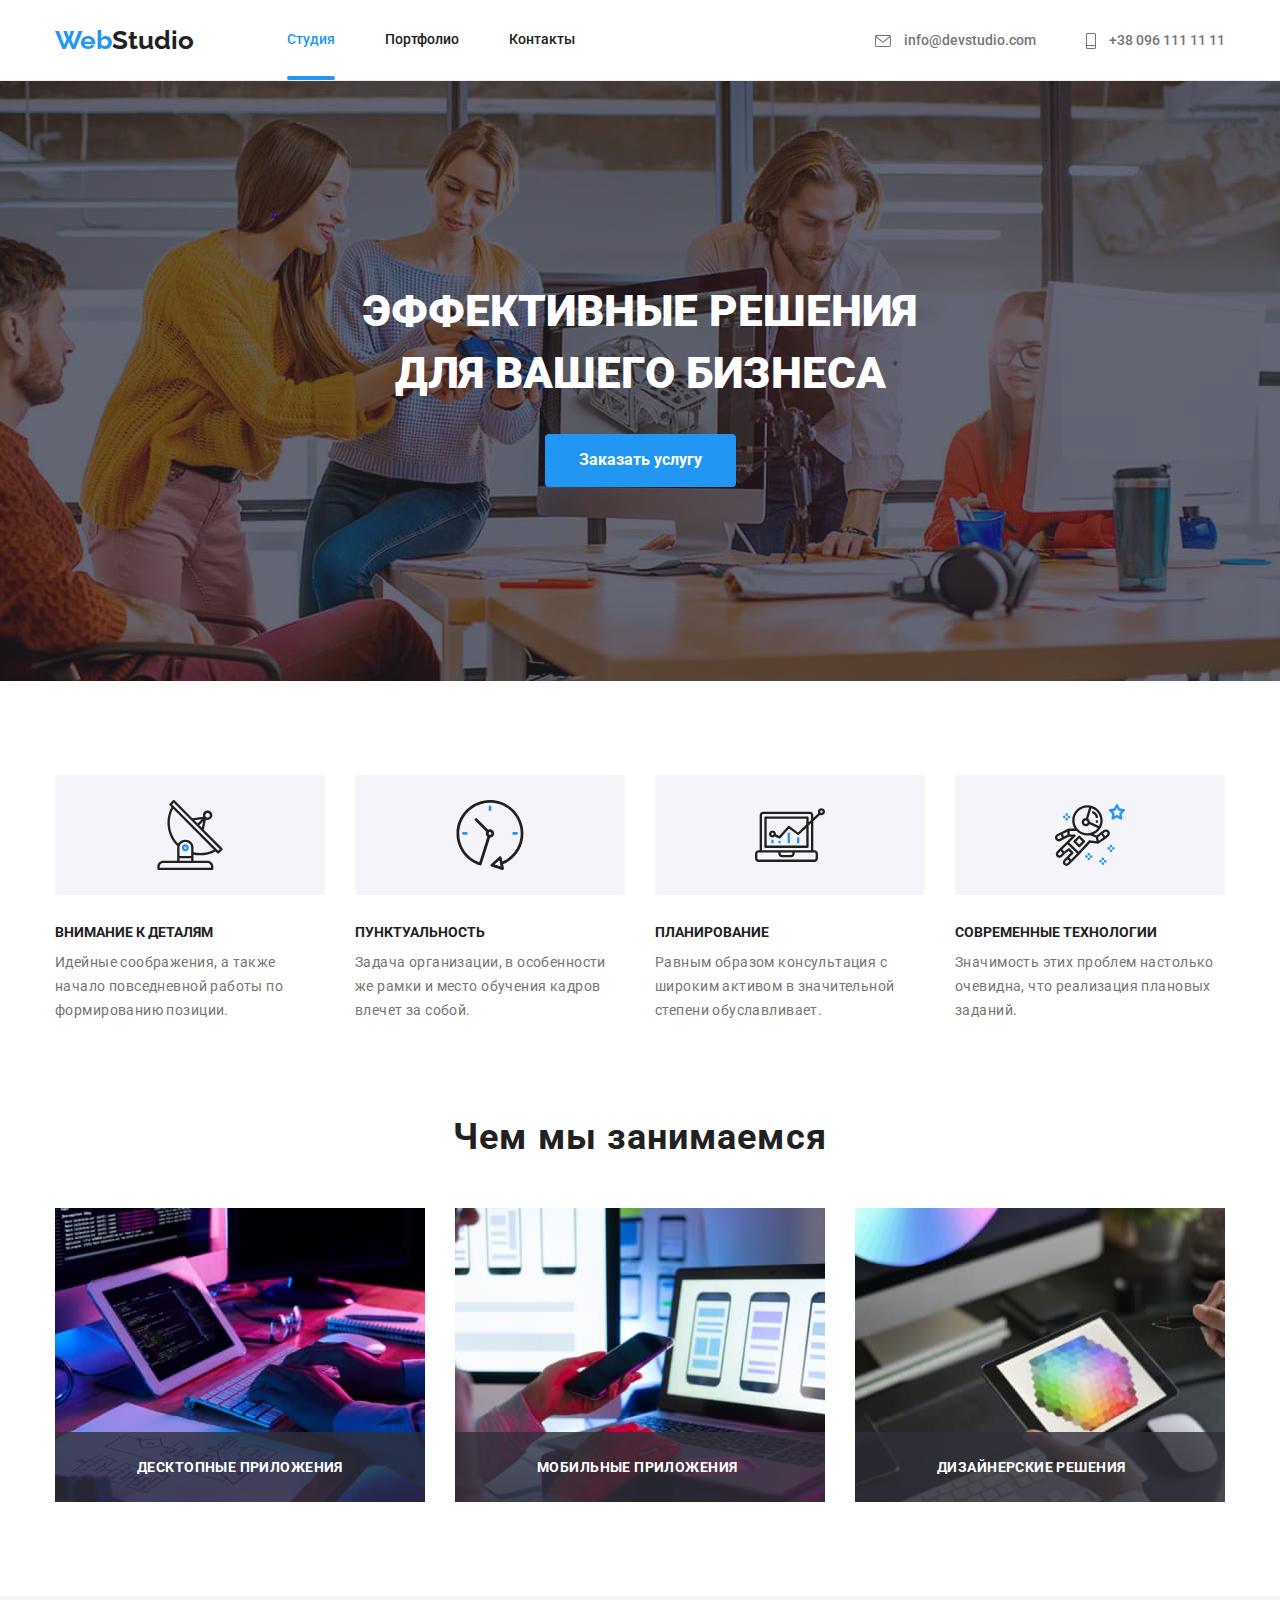
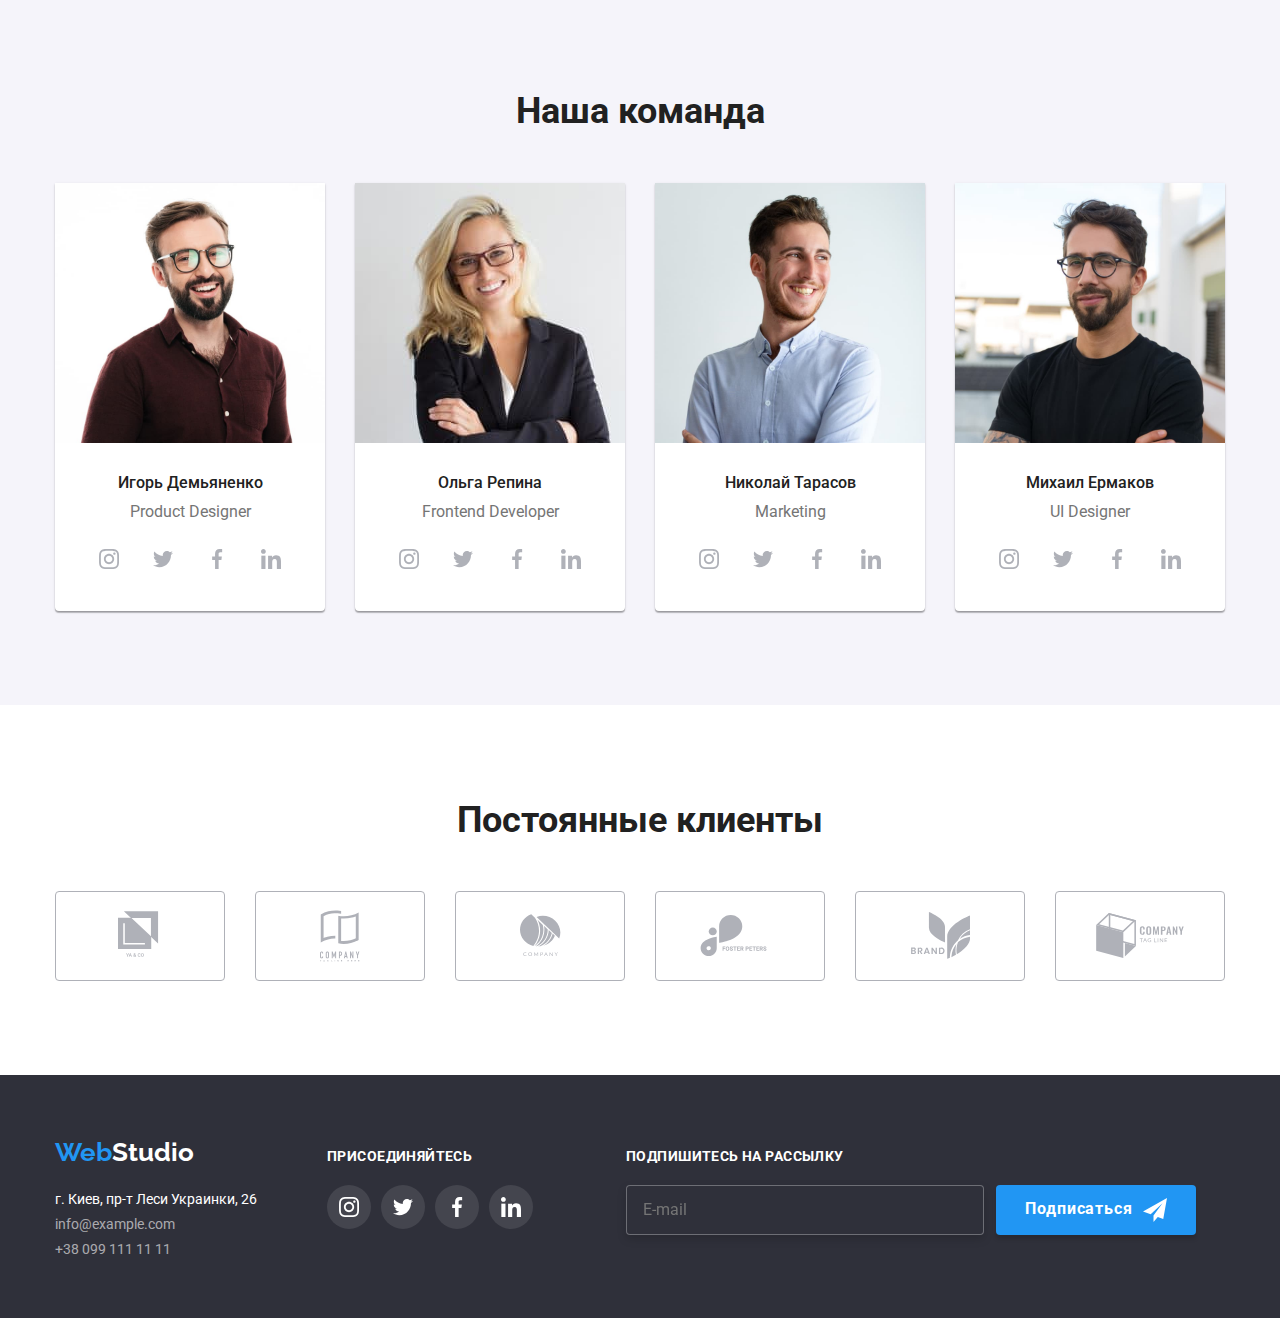
<file: index.html>
<!DOCTYPE html>
<html lang="ru">

<head>
    <meta charset="UTF-8">
    <meta name="viewport" content="width=device-width, initial-scale=1.0">
    <title>WebStudio</title>
    <link href="https://fonts.googleapis.com/css2?family=Raleway:wght@700&family=Roboto:wght@400;500;700;900&display=swap" rel="stylesheet">
    <link rel="stylesheet" href="./css/normalize.css">
    <link rel="stylesheet" href="./css/styles.css">
</head>

<body>

    <!--Шапка-->
    <header class="header">
        <div class="container nav">
            <nav class="site-nav">
                <a href="./index.html" class="logo">
                    <span class="logo-blue">Web</span>Studio
                </a>
            
                <ul class="site-nav list">
                    <li class="item"> <a href="" class="link active">Студия</a></li>
                    <li class="item"> <a href="./portfolio.html" class="link">Портфолио</a></li>
                    <li class="item"> <a href="" class="link">Контакты</a></li>
                </ul>
            </nav>
            <ul class="contacts-header list">
                <li class="item">
                    <a href="mailto:info@devstudio.com" class="link">
                        <svg class="header-logo" width="16" height="12">
                            <use href="./images/symbol-defs1.svg#icon-envelope"></use>
                        </svg>
                        info@devstudio.com
                    </a>
                </li>
                <li class="item">
                    <a href="tel:+380961111111" class="link">
                        <svg class="header-logo" width="10" height="16">
                            <use href="./images/symbol-defs1.svg#icon-phone"></use>
                        </svg>
                        +38 096 111 11 11
                    </a>
                </li>
            </ul>
        </div>
    </header>

    <!--Основной-->
    <main>
        <!--Hero-->
        <section class="hero">
            <h1 class="hero-title">Эффективные решения <br /> для вашего бизнеса</h1>
            <a href="" class="button" data-modal-open onclick="return false;">Заказать услугу</a>
        </section>
        
        <!--Особености-->
        <section class="features">
            <div class="container">
                <ul class="features-list">
                    <li class="features-item">
                        <div class="features-bg">
                            <svg class="features-logo">
                                <use href="./images/symbol-defs1.svg#icon-antenna"></use>
                            </svg>
                        </div>
                        <h3 class="features-title">Внимание к деталям</h3>
                        <p class="text">Идейные соображения, а также начало повседневной работы по формированию позиции.</p>
                    </li>
                    <li class="features-item">
                        <div class="features-bg">
                            <svg class="features-logo">
                                <use href="./images/symbol-defs1.svg#icon-clock"></use>
                            </svg>
                        </div>
                        <h3 class="features-title">Пунктуальность</h3>
                        <p class="text">Задача организации, в особенности же рамки и место обучения кадров влечет за собой.</p>
                    </li>
                    <li class="features-item">
                        <div class="features-bg">
                            <svg class="features-logo">
                                <use href="./images/symbol-defs1.svg#icon-diagram"></use>
                            </svg>
                        </div>
                        <h3 class="features-title">Планирование</h3>
                        <p class="text">Равным образом консультация с широким активом в значительной степени обуславливает.</p>
                    </li>
                    <li class="features-item">
                        <div class="features-bg">
                            <svg class="features-logo">
                                <use href="./images/symbol-defs1.svg#icon-astronaut"></use>
                            </svg>
                        </div>
                        <h3 class="features-title">Современные технологии</h3>
                        <p class="text">Значимость этих проблем настолько очевидна, что реализация плановых заданий.</p>
                    </li>
                </ul>
            </div> 
        </section>
        
        <!--Деятельность-->
        <section class="activity">
            <div class="container">
                <h2 class="activity-title">Чем мы занимаемся</h2>
                <ul class="activity-list">
                    <li class="activity-item">
                        <div class="activity-info">
                            <img src="images/img.jpg" alt="Пишет код" width="370">
                            <p class="activity-text">Десктопные приложения</p>
                        </div>   
                    </li>
                    <li class="activity-item">
                        <div class="activity-info">
                            <img src="images/img1.jpg" alt="Пишет код" width="370">
                            <p class="activity-text">Мобильные приложения</p>
                        </div>
                    </li>
                    <li class="activity-item">
                        <div class="activity-info">
                            <img src="images/img2.jpg" alt="Пишет код" width="370">
                            <p class="activity-text">Дизайнерские решения</p>
                        </div>
                    </li>
                </ul>
            </div>
        </section>
        
        <!--Команда-->
        <section class="team">
            <div class="container">
                <h2 class="team-title">Наша команда</h2>
                <ul class="team-list list">
                    <li class="team-item">
                        <img class="team-img" src="images/photo.jpg" alt="Игорь Демьяненко" width="270">
                        <div class="team-info">
                            <h3 class="team-member">Игорь Демьяненко</h3>
                            <p class="team-position">Product Designer</p>
                            <ul class="social-list">
                                <li class="social-item">
                                    <a class="social-link" href="">
                                        <svg class="social-logo">
                                            <use href="./images/symbol-defs1.svg#icon-instagram">
                                            </use>
                                        </svg>
                                    </a>
                                </li>
                                <li class="social-item">
                                    <a class="social-link" href="">
                                        <svg class="social-logo">
                                            <use href="./images/symbol-defs1.svg#icon-twitter">
                                            </use>
                                        </svg>
                                    </a>
                                </li>
                                <li class="social-item">
                                    <a class="social-link" href="">
                                        <svg class="social-logo">
                                            <use href="./images/symbol-defs1.svg#icon-facebook">
                                            </use>
                                        </svg>
                                    </a>
                                </li>
                                <li class="social-item">
                                    <a class="social-link" href="">
                                        <svg class="social-logo">
                                            <use href="./images/symbol-defs1.svg#icon-linkedin">
                                            </use>
                                        </svg>
                                    </a>
                                </li>
                            </ul>
                        </div>
                    </li>
                    <li class="team-item">
                        <img class="team-img" src="images/photo1.jpg" alt="Ольга Репина" width="270">
                        <div class="team-info">
                            <h3 class="team-member">Ольга Репина</h3>
                            <p class="team-position">Frontend Developer</p>
                            <ul class="social-list">
                                <li class="social-item">
                                    <a class="social-link" href="">
                                        <svg class="social-logo">
                                            <use href="./images/symbol-defs1.svg#icon-instagram">
                                            </use>
                                        </svg>
                                    </a>
                                </li>
                                <li class="social-item">
                                    <a class="social-link" href="">
                                        <svg class="social-logo">
                                            <use href="./images/symbol-defs1.svg#icon-twitter">
                                            </use>
                                        </svg>
                                    </a>
                                </li>
                                <li class="social-item">
                                    <a class="social-link" href="">
                                        <svg class="social-logo">
                                            <use href="./images/symbol-defs1.svg#icon-facebook">
                                            </use>
                                        </svg>
                                    </a>
                                </li>
                                <li class="social-item">
                                    <a class="social-link" href="">
                                        <svg class="social-logo">
                                            <use href="./images/symbol-defs1.svg#icon-linkedin">
                                            </use>
                                        </svg>
                                    </a>
                                </li>
                            </ul>
                        </div>
                    </li>
                    <li class="team-item">
                        <img class="team-img" src="images/photo2.jpg" alt="Николай Тарасов" width="270">
                        <div class="team-info">
                            <h3 class="team-member">Николай Тарасов</h3>
                            <p class="team-position">Marketing</p>
                            <ul class="social-list">
                                <li class="social-item">
                                    <a class="social-link" href="">
                                        <svg class="social-logo">
                                            <use href="./images/symbol-defs1.svg#icon-instagram">
                                            </use>
                                        </svg>
                                    </a>
                                </li>
                                <li class="social-item">
                                    <a class="social-link" href="">
                                        <svg class="social-logo">
                                            <use href="./images/symbol-defs1.svg#icon-twitter">
                                            </use>
                                        </svg>
                                    </a>
                                </li>
                                <li class="social-item">
                                    <a class="social-link" href="">
                                        <svg class="social-logo">
                                            <use href="./images/symbol-defs1.svg#icon-facebook">
                                            </use>
                                        </svg>
                                    </a>
                                </li>
                                <li class="social-item">
                                    <a class="social-link" href="">
                                        <svg class="social-logo">
                                            <use href="./images/symbol-defs1.svg#icon-linkedin">
                                            </use>
                                        </svg>
                                    </a>
                                </li>
                            </ul>
                        </div>
                    </li>
                    <li class="team-item">
                        <img class="team-img" src="images/photo3.jpg" alt="Михаил Ермаков" width="270">
                        <div class="team-info">
                            <h3 class="team-member">Михаил Ермаков</h3>
                            <p class="team-position">UI Designer</p>
                            <ul class="social-list">
                                <li class="social-item">
                                    <a class="social-link" href="">
                                        <svg class="social-logo">
                                            <use href="./images/symbol-defs1.svg#icon-instagram">
                                            </use>
                                        </svg>
                                    </a>
                                </li>
                                <li class="social-item">
                                    <a class="social-link" href="">
                                        <svg class="social-logo">
                                            <use href="./images/symbol-defs1.svg#icon-twitter">
                                            </use>
                                        </svg>
                                    </a>
                                </li>
                                <li class="social-item">
                                    <a class="social-link" href="">
                                        <svg class="social-logo">
                                            <use href="./images/symbol-defs1.svg#icon-facebook">
                                            </use>
                                        </svg>
                                    </a>
                                </li>
                                <li class="social-item">
                                    <a class="social-link" href="">
                                        <svg class="social-logo">
                                            <use href="./images/symbol-defs1.svg#icon-linkedin">
                                            </use>
                                        </svg>
                                    </a>
                                </li>
                            </ul>
                        </div>
                    </li>
                </ul>
            </div>
        </section>

        <!--Постоянные клиенты-->
        <section class="clients">
            <div class="container">
                <h2 class="clients-title">Постоянные клиенты</h2>
                <ul class="clients-list">
                    <li class="clients-item">
                        <a class="clients-link" href="">
                            <svg class="clients-logo" width="44.3" height="49.2">
                                <use href="./images/symbol-defs1.svg#icon-logo1">  
                                </use>
                            </svg>
                        </a>
                    </li>
                    <li class="clients-item">
                        <a class="clients-link" href="">
                            <svg class="clients-logo" width="40" height="52">
                                <use href="./images/symbol-defs1.svg#icon-logo2">
                                </use>
                            </svg>
                        </a>
                    </li>
                    <li class="clients-item">
                        <a class="clients-link" href="">
                            <svg class="clients-logo" width="41" height="42.6">
                                <use href="./images/symbol-defs1.svg#icon-logo3">
                                </use>
                            </svg>
                        </a>
                    </li>
                    <li class="clients-item">
                        <a class="clients-link" href="">
                            <svg class="clients-logo" width="80" height="42">
                                <use href="./images/symbol-defs1.svg#icon-logo4">
                                </use>
                            </svg>
                        </a>
                    </li>
                    <li class="clients-item">
                        <a class="clients-link" href="">
                            <svg class="clients-logo" width="59" height="47">
                                <use href="./images/symbol-defs1.svg#icon-logo5">
                                </use>
                            </svg>
                        </a>
                    </li>
                    <li class="clients-item">
                        <a class="clients-link" href="">
                            <svg class="clients-logo" width="88.5" height="45.5">
                                <use href="./images/symbol-defs1.svg#icon-logo6">
                                </use>
                            </svg>
                        </a>
                    </li>
                </ul>
            </div>
        </section>
    </main>
    
    <!--Подвал-->
    <footer class="footer">
        <div class="container footer-container">
            <div class="container-address">
                <a href="./index.html" class="logo-white list">
                    <span class="logo-blue">Web</span>Studio
                </a>
                <address class="footer-address">
                    <ul class="list">
                        <li><a href="" class="address">г. Киев, пр-т Леси Украинки, 26</a></li>
                        <li class="footer-item"><a href="mailto:info@example.com" class="link">info@example.com</a></li>
                        <li class="footer-item"><a href="tel:+380991111111" class=" link">+38 099 111 11 11</a></li>
                    </ul>
                </address>
            </div>
            <div class="container-subscribe">
                <b class="subscribe-title">присоединяйтесь</b>
                <ul class="subscribe-list">
                    <li class="subscribe-item">
                        <a class="subscribe-link" href="">
                            <svg class="subscribe-logo">
                                <use href="./images/symbol-defs1.svg#icon-instagram">
                                </use>
                            </svg>
                        </a>
                    </li>
                    <li class="subscribe-item">
                        <a class="subscribe-link" href="">
                            <svg class="subscribe-logo">
                                <use href="./images/symbol-defs1.svg#icon-twitter">
                                </use>
                            </svg>
                        </a>
                    </li>
                    <li class="subscribe-item">
                        <a class="subscribe-link" href="">
                            <svg class="subscribe-logo">
                                <use href="./images/symbol-defs1.svg#icon-facebook">
                                </use>
                            </svg>
                        </a>
                    </li>
                    <li class="subscribe-item">
                        <a class="subscribe-link" href="">
                            <svg class="subscribe-logo">
                                <use href="./images/symbol-defs1.svg#icon-linkedin">
                                </use>
                            </svg>
                        </a>
                    </li>
                </ul>
            </div>
            <form>
                <b class="appeal-title">Подпишитесь на рассылку</b>
                <div class="appeal-box">
                    <div class="appeal-form">
                        <input type="email" name="E-mail" placeholder="E-mail">
                    </div>
                    <button class="appeal-button" type="submit">
                        Подписаться
                        <svg class="appeal-icon" width="24" height="24">
                            <use href="./images/symbol-defs1.svg#icon-send"></use>
                        </svg>
                    </button>
                </div>
            </form>
        </div>
        
    </footer>

    <div class="backdrop is-hidden" data-modal>
        <div class="modal">
            <button class="modal-button" data-modal-close>
                <svg class="modal-logo" width="11" height="11">
                    <use href="./images/symbol-defs1.svg#icon-modal1"></use>
                </svg>
            </button>
            <form class="form-field">
                <h2 class="form-title">Оставьте свои данные, мы вам перезвоним</h2>
                <div class="form-container">
                    <label for="name" class="row-name">Имя</label>
                    <input class="form-input" type="text" name="name" id="name" autocomplete="off">
                    <svg class="form-logo"  width="18" height="18" >
                        <use href="./images/symbol-defs1.svg#person-black"></use>
                    </svg>
                </div>
                <div class="form-container">
                    <label for="tel" class="row-name">Телефон</label>
                    <input class="form-input" type="tel" name="tel" id="tel" autocomplete="off">
                    <svg class="form-logo" width="18" height="18">
                        <use href="./images/symbol-defs1.svg#phone-black"></use>
                    </svg>
                </div>
                <div class="form-container">
                    <label for="mail" class="row-name">Почта</label>
                    <input class="form-input" type="email" name="mail" id="mail" autocomplete="off">
                    <svg class="form-logo" width="18" height="18">
                        <use href="./images/symbol-defs1.svg#email-black"></use>
                    </svg>
                </div>
                <div class="form-comment">
                    <label for="comment" class="row-name">Комментарий</label>
                    <textarea class="form-textarea" name="comment" id="comment" rows="10" placeholder="Введите текст"></textarea>
                </div>
                <div class="form-policy">
                    <label class="policy-row" for="check">
                        <input class="checkbox visually-hidden" id="check" type="checkbox" name="policy">
                        <span class="form-icon"></span>
                        Соглашаюсь с рассылкой и принимаю&nbsp;
                        <a class="policy-link" href="">Условия договора</a>
                    </label>
                    <button class="form-button" type="submit">Отправить</button>
                </div>
            </form>
        </div>
    </div>
    
    <script src="./js/modal.js"></script>
</body>

</html>
</file>
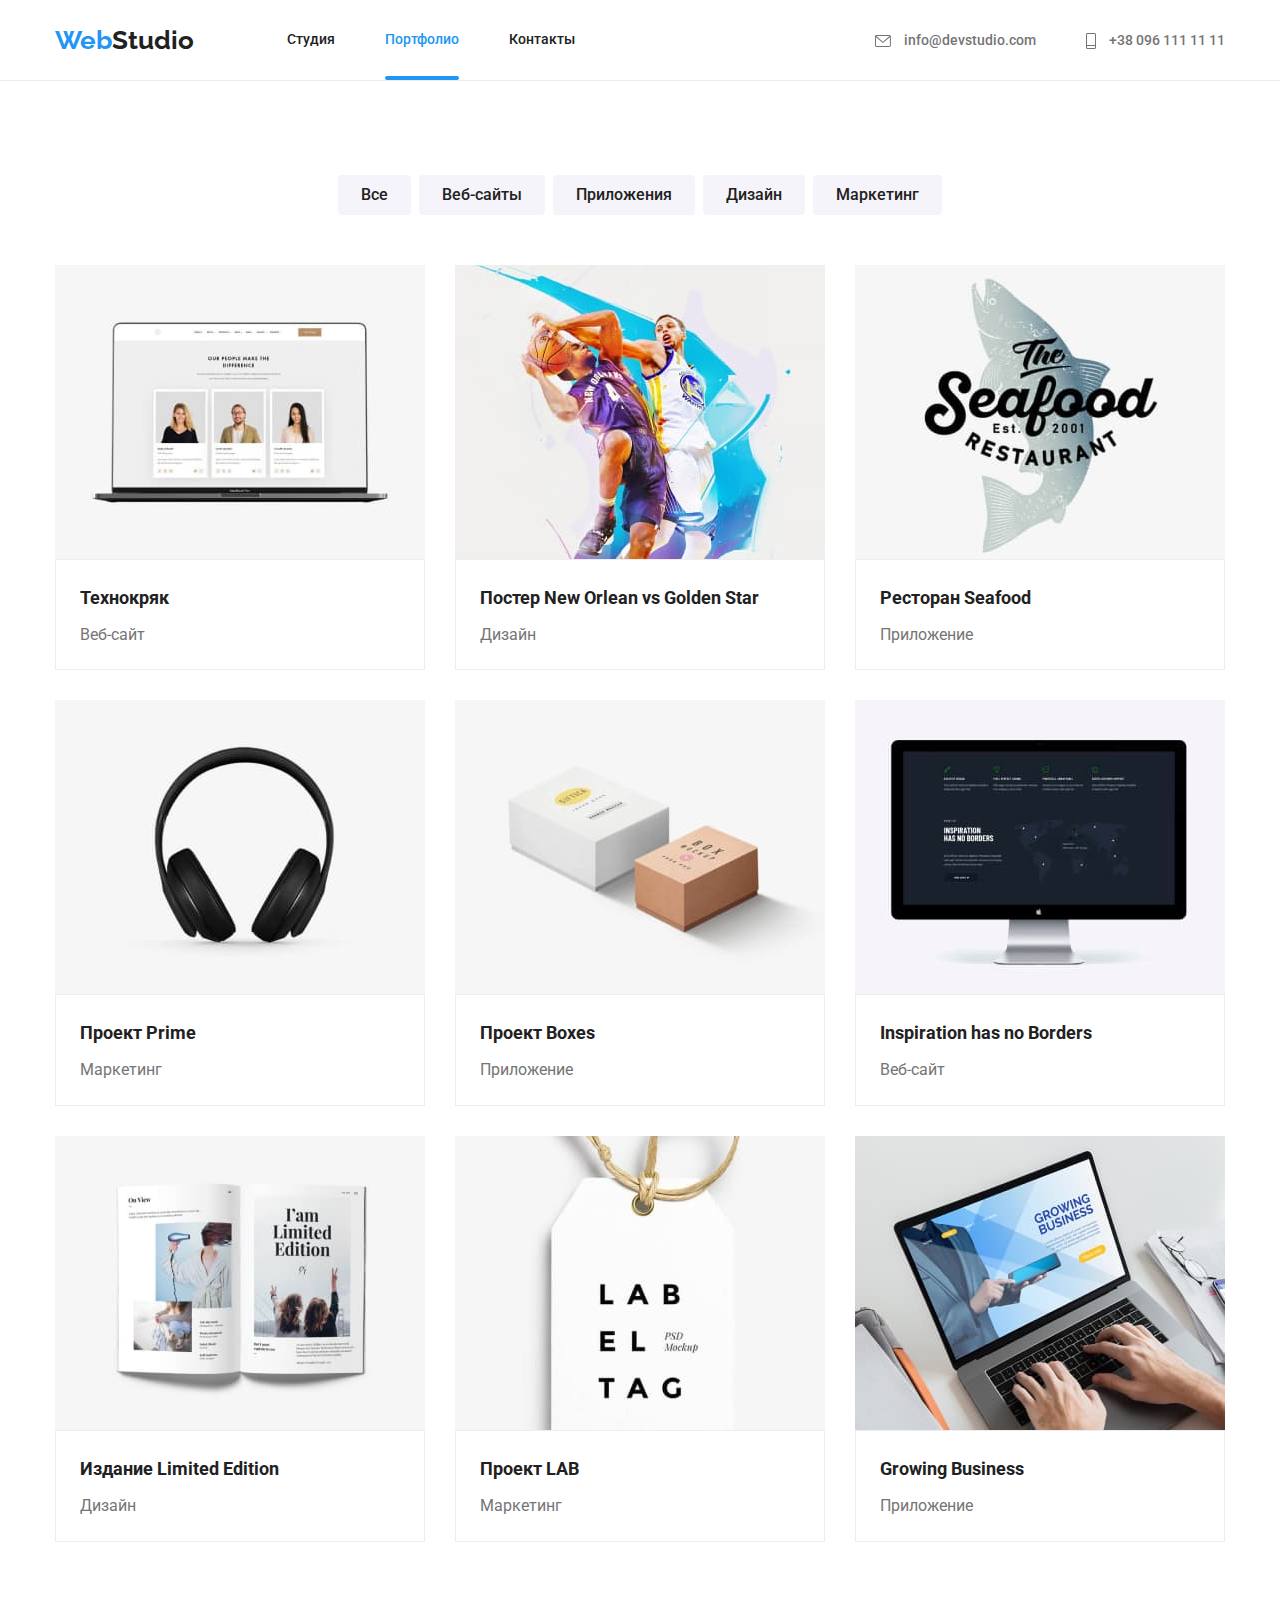
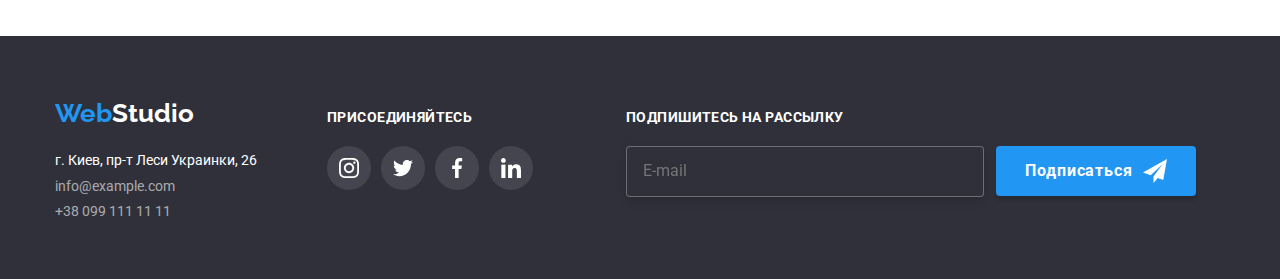
<file: portfolio.html>
<!DOCTYPE html>
<html lang="en">
<head>
    <meta charset="UTF-8">
    <meta name="viewport" content="width=device-width, initial-scale=1.0">
    <title>Portfolio</title>
    <link href="https://fonts.googleapis.com/css2?family=Raleway:wght@700&family=Roboto:wght@400;500;700;900&display=swap" rel="stylesheet">
    <link rel="stylesheet" href="./css/normalize.css">
   <link rel="stylesheet" href="./css/styles.css">
</head>
<body>
    <!--Шапка-->
    <header class="header">
        <div class="container nav">
            <nav class="site-nav">
                <a href="./index.html" class="logo">
                    <span class="logo-blue">Web</span>Studio
                </a>
                <ul class="site-nav list">
                    <li class="item"> <a href="./index.html" class="link">Студия</a></li>
                    <li class="item"> <a href="./portfolio.html" class="link active">Портфолио</a></li>
                    <li class="item"> <a href="" class="link">Контакты</a></li>
                </ul>
            </nav>
            <ul class="contacts-header list">
                <li class="item">
                    <a href="mailto:info@devstudio.com" class="link">
                        <svg class="header-logo" width="16" height="12">
                            <use href="./images/symbol-defs1.svg#icon-envelope"></use>
                        </svg>
                        info@devstudio.com
                    </a>
                </li>
                <li class="item">
                    <a href="tel:+380961111111" class="link">
                        <svg class="header-logo" width="10" height="16">
                            <use href="./images/symbol-defs1.svg#icon-phone"></use>
                        </svg>
                        +38 096 111 11 11
                    </a>
                </li>
            </ul>
        </div>
    </header>

    <!--Основной-->
    <main>
        <section class="projects">
            <div class="container">
                <h1 class="visually-hidden">Portfolio</h1>
                <ul class="projects-buttons list">
                    <li class="buttons-item"><button class="buttons" type="button">Все</button></li>
                    <li class="buttons-item"><button class="buttons" type="button">Веб-сайты</button></li>
                    <li class="buttons-item"><button class="buttons" type="button">Приложения</button></li>
                    <li class="buttons-item"><button class="buttons" type="button">Дизайн</button></li>
                    <li class="buttons-item"><button class="buttons" type="button">Маркетинг</button></li>
                </ul>
                <ul class="projects-list list">
                    <li class="project-item">
                        <a class="project-link" href="">
                            <div class="product-thumb">
                                <img class="project-img" src="./images/portfolio/tehnocrack.jpg" alt="" width="370">
                                <div class="product-actions">
                                    <p class="product-text">Технокряк это современная площадка распространения коронавируса. Компании используют эту
                                        платформу для цифрового
                                        шпионажа и атак на защищённые сервера конкурентов.
                                    </p>
                                </div>
                            </div>
                            <div class="project-content">
                                <h2 class="projects-title">Технокряк</h2>
                                <p class="projects-text">Веб-сайт</p>
                            </div>
                        </a>
                    </li>
                    <li class="project-item">
                        <a class="project-link" href="">
                            <div class="product-thumb">
                                <img class="project-img" src="./images/portfolio/poster.jpg" alt="" width="370">
                                <div class="product-actions">
                                    <p class="product-text">Технокряк это современная площадка распространения коронавируса. Компании используют эту
                                        платформу для цифрового
                                        шпионажа и атак на защищённые сервера конкурентов.
                                    </p>
                                </div>
                            </div>
                            <div class="project-content">
                                <h2 class="projects-title">Постер New Orlean vs Golden Star</h2>
                                <p class="projects-text">Дизайн</p>
                            </div>
                        </a>
                    </li>
                    <li class="project-item">
                        <a class="project-link" href="">
                            <div class="product-thumb">
                                <img class="project-img" src="./images/portfolio/seafood.jpg" alt="" width="370">
                                <div class="product-actions">
                                    <p class="product-text">Технокряк это современная площадка распространения коронавируса. Компании используют эту
                                        платформу для цифрового
                                        шпионажа и атак на защищённые сервера конкурентов.
                                    </p>
                                </div>
                            </div>
                            <div class="project-content">
                                <h2 class="projects-title">Ресторан Seafood</h2>
                                <p class="projects-text">Приложение</p>
                            </div>
                        </a>
                    </li>
                    <li class="project-item">
                        <a class="project-link" href="">
                            <div class="product-thumb">
                                <img class="project-img" src="./images/portfolio/prime.jpg" alt="" width="370">
                                <div class="product-actions">
                                    <p class="product-text">Технокряк это современная площадка распространения коронавируса. Компании используют эту
                                        платформу для цифрового
                                        шпионажа и атак на защищённые сервера конкурентов.
                                    </p>
                                </div>
                            </div>
                            <div class="project-content">
                                <h2 class="projects-title">Проект Prime</h2>
                                <p class="projects-text">Маркетинг</p>
                            </div>
                        </a>
                    </li>
                    <li class="project-item">
                        <a class="project-link" href="">
                            <div class="product-thumb">
                                <img class="project-img" src="./images/portfolio/boxes.jpg" alt="" width="370">
                                <div class="product-actions">
                                    <p class="product-text">Технокряк это современная площадка распространения коронавируса. Компании используют эту
                                        платформу для цифрового
                                        шпионажа и атак на защищённые сервера конкурентов.
                                    </p>
                                </div>
                            </div>
                            <div class="project-content">
                                <h2 class="projects-title">Проект Boxes</h2>
                                <p class="projects-text">Приложение</p>
                            </div>
                        </a>
                    </li>
                    <li class="project-item">
                        <a class="project-link" href="">
                            <div class="product-thumb">
                                <img class="project-img" src="./images/portfolio/borders.jpg" alt="" width="370">
                                <div class="product-actions">
                                    <p class="product-text">Технокряк это современная площадка распространения коронавируса. Компании используют эту
                                        платформу для цифрового
                                        шпионажа и атак на защищённые сервера конкурентов.
                                    </p>
                                </div>
                            </div>
                            <div class="project-content">
                                <h2 class="projects-title">Inspiration has no Borders</h2>
                                <p class="projects-text">Веб-сайт</p>
                            </div>
                        </a>
                    </li>
                    <li class="project-item">
                        <a class="project-link" href="">
                            <div class="product-thumb">
                                <img class="project-img" src="./images/portfolio/limited.jpg" alt="" width="370">
                                <div class="product-actions">
                                    <p class="product-text">Технокряк это современная площадка распространения коронавируса. Компании используют эту
                                        платформу для цифрового
                                        шпионажа и атак на защищённые сервера конкурентов.
                                    </p>
                                </div>
                            </div>
                            <div class="project-content">
                                <h2 class="projects-title">Издание Limited Edition</h2>
                                <p class="projects-text">Дизайн</p>
                            </div>
                        </a>
                    </li>
                    <li class="project-item">
                        <a class="project-link" href="">
                            <div class="product-thumb">
                                <img class="project-img" src="./images/portfolio/lab.jpg" alt="" width="370">
                                <div class="product-actions">
                                    <p class="product-text">Технокряк это современная площадка распространения коронавируса. Компании используют эту
                                        платформу для цифрового
                                        шпионажа и атак на защищённые сервера конкурентов.
                                    </p>
                                </div>
                            </div>
                            <div class="project-content">
                                <h2 class="projects-title">Проект LAB</h2>
                                <p class="projects-text">Маркетинг</p>
                            </div>
                        </a>
                    </li>
                    <li class="project-item">
                        <a class="project-link" href="">
                            <div class="product-thumb">
                                <img class="project-img" src="./images/portfolio/gb.jpg" alt="" width="370">
                                <div class="product-actions">
                                    <p class="product-text">Технокряк это современная площадка распространения коронавируса. Компании используют эту
                                        платформу для цифрового
                                        шпионажа и атак на защищённые сервера конкурентов.
                                    </p>
                                </div>
                            </div>
                            <div class="project-content">
                                <h2 class="projects-title">Growing Business</h2>
                                <p class="projects-text">Приложение</p>
                            </div>
                        </a>
                    </li>
                </ul>
            </div>
        </section>
    </main>

    <!--Подвал-->
    <footer class="footer">
        <div class="container footer-container">
            <div class="container-address">
                <a href="./index.html" class="logo-white">
                    <span class="logo-blue">Web</span>Studio
                </a>
                <address class="footer-address">
                    <ul class="list">
                        <li><a href="" class="address">г. Киев, пр-т Леси Украинки, 26</a></li>
                        <li class="footer-item"><a href="mailto:info@example.com" class="link">info@example.com</a></li>
                        <li class="footer-item"><a href="tel:+380991111111" class="link">+38 099 111 11 11</a></li>
                    </ul>
                </address>
            </div>
            <div class="container-subscribe">
                <b class="subscribe-title">присоединяйтесь</b>
                <ul class="subscribe-list">
                    <li class="subscribe-item">
                        <a class="subscribe-link" href="">
                            <svg class="subscribe-logo">
                                <use href="./images/symbol-defs1.svg#icon-instagram">
                                </use>
                            </svg>
                        </a>
                    </li>
                    <li class="subscribe-item">
                        <a class="subscribe-link" href="">
                            <svg class="subscribe-logo">
                                <use href="./images/symbol-defs1.svg#icon-twitter">
                                </use>
                            </svg>
                        </a>
                    </li>
                    <li class="subscribe-item">
                        <a class="subscribe-link" href="">
                            <svg class="subscribe-logo">
                                <use href="./images/symbol-defs1.svg#icon-facebook">
                                </use>
                            </svg>
                        </a>
                    </li>
                    <li class="subscribe-item">
                        <a class="subscribe-link" href="">
                            <svg class="subscribe-logo">
                                <use href="./images/symbol-defs1.svg#icon-linkedin">
                                </use>
                            </svg>
                        </a>
                    </li>
                </ul>
            </div>
            <form>
                <b class="appeal-title">Подпишитесь на рассылку</b>
                <div class="appeal-box">
                    <div class="appeal-form">
                        <input type="email" name="E-mail" placeholder="E-mail">
                    </div>
                    <button class="appeal-button">
                        Подписаться
                        <svg class="appeal-icon" width="24" height="24">
                            <use href="./images/symbol-defs1.svg#icon-send"></use>
                        </svg>
                    </button>
                </div>
            </form>
        </div>
    </footer>
</body>
</html>
</file>
<file: css/styles.css>
:root {
  --primary-text-color: #757575;
  --title-text-color: #212121;
  --accent-color: #2196f3;
  --white-color: #ffffff;
  --background: #2f303a;
  --background-team: #f5f4fa;
  --address-link: rgba(255, 255, 255, 0.6);
  --border: #ececec;
  --logo: #afb1b8;
  --bg-link-footer: rgba(255, 255, 255, 0.1);
  --project-border: #eeeeee;
  --bg-hero-gradient: rgba(47, 48, 58, 0.4);
  --overlay: rgba(33, 150, 243, 0.9);
  --bg-activity: rgba(47, 48, 58, 0.8);
  --border-input: rgba(33, 33, 33, 0.2);
  --form-comment: rgba(117, 117, 117, 0.5);
}

.visually-hidden {
  position: absolute;
  clip: rect(0 0 0 0);
  width: 1px;
  height: 1px;
  margin: -1px;
  overflow: hidden;
}

.list {
  padding: 0;
  margin: 0;
}

.container {
  width: 1200px;
  margin-right: auto;
  margin-left: auto;
  padding-left: 15px;
  padding-right: 15px;

  /* outline: 2px solid orange; */
}

.nav {
  display: flex;
  align-items: center;
}

.site-nav .list {
  margin-left: 93px;
}

.site-nav {
  display: flex;
  align-items: center;
}

.site-nav .item:not(:last-child) {
  margin-right: 50px;
}

.logo {
  font-family: Raleway, sans-serif;
  font-weight: 700;
  font-size: 26px;
  line-height: 1.19;
  text-decoration: none;

  color: var(--title-text-color);
}

.logo-blue {
  font-family: Raleway, sans-serif;
  color: var(--accent-color);
}

*,
::after,
::before {
  box-sizing: border-box;
}
body {
  font-family: Roboto, sans-serif;

  background-color: var(--white-color);
  color: var(--primary-text-color);
}

ul {
  list-style: none;
  margin: 0;
  padding: 0;
}

li {
  margin: 0;
  padding: 0;
}

img {
  display: block;
}

h1,
h2,
h3,
h4,
h5 {
  margin: 0;
}
.site-nav .link {
  display: inline-block;

  padding-top: 32px;
  padding-bottom: 32px;

  font-weight: 500;
  font-size: 14px;
  line-height: 1.14;
  text-decoration: none;

  color: var(--title-text-color);
}

.header {
  border-bottom: 1px solid var(--border);
}

.header .link {
  transition-property: color;
  transition-duration: 250ms;
  transition-timing-function: cubic-bezier(0.4, 0, 0.2, 1);
}

.header .link:hover,
.header .link:focus {
  color: var(--accent-color);
}

.contacts-header .link {
  font-weight: 500;
  font-size: 14px;
  line-height: 1.14;
  text-decoration: none;

  color: var(--primary-text-color);
}

.contacts-header {
  display: flex;
  margin-left: auto;
}

.contacts-header .item + .item {
  margin-left: 50px;
}

.header-logo {
  vertical-align: middle;

  margin-right: 10px;

  fill: currentColor;
}
.hero {
  text-align: center;

  padding-top: 200px;
  margin: 0 auto;
  height: 600px;
  max-width: 1600px;

  background-image: linear-gradient(
      var(--bg-hero-gradient),
      var(--bg-hero-gradient)
    ),
    url(../images/hero.jpg);
  background-color: var(--background);
  background-repeat: no-repeat;
  background-position: center;
  background-size: cover;
}

.hero-title {
  margin-bottom: 30px;

  font-weight: 900;
  font-size: 44px;
  line-height: 1.4;
  text-transform: uppercase;

  color: var(--white-color);
}

.button {
  display: inline-block;
  text-align: center;
  padding: 10px 32px;

  min-width: 136px;
  font-weight: 700;
  font-size: 16px;
  line-height: 1.8;
  border: 2px solid var(--accent-color);
  border-radius: 4px;
  text-decoration: none;

  color: var(--white-color);
  background-color: var(--accent-color);

  transition-property: color, background-color;
  transition-duration: 250ms;
  transition-timing-function: cubic-bezier(0.4, 0, 0.2, 1);
}

.button:hover,
.button:focus {
  color: var(--white-color);
  background-color: var(--accent-color);
}

.features {
  padding-top: 94px;
  padding-bottom: 94px;
}

.features-list {
  display: flex;
}

.features-bg {
  display: flex;
  align-items: center;
  justify-content: center;
  margin-bottom: 30px;

  width: 270px;
  height: 120px;
  border-radius: 4px;

  background: var(--background-team);
}

.features-logo {
  width: 70px;
  height: 70px;
}

.features-title {
  margin-top: 0;
  margin-bottom: 10px;

  font-weight: 700;
  font-size: 14px;
  line-height: 1.14;
  text-transform: uppercase;

  color: var(--title-text-color);
}

.features .text {
  margin-top: 0;
  margin-bottom: 0;

  min-width: 270px;
  font-size: 14px;
  line-height: 1.7;
  letter-spacing: 0.03em;
}

.features-item:not(:last-child) {
  margin-right: 30px;
}

.features-list .item {
  width: 270px;
}

.activity {
  padding-bottom: 94px;
}

.activity-title {
  text-align: center;
  margin-bottom: 50px;

  font-weight: 700;
  font-size: 36px;
  line-height: 1.17;
  letter-spacing: 0.03em;

  color: var(--title-text-color);
}

.activity-list {
  display: flex;
}

.activity-item {
  margin-right: 30px;
}

.activity-item:nth-child(3n) {
  margin-right: 0px;
}

.activity-info {
  position: relative;
}

.activity-info::before {
  position: absolute;
  display: block;
  bottom: 0;
  left: 0;

  content: '';
  width: 100%;
  height: 70px;

  background: var(--bg-activity);
}

.activity-text {
  position: absolute;
  display: block;
  margin: 0;
  bottom: 0;
  left: 0;

  padding: 27px 82px;

  font-weight: bold;
  font-size: 14px;
  line-height: 1.15;
  text-align: center;
  letter-spacing: 0.03em;
  text-transform: uppercase;

  color: var(--white-color);
}

.team-title {
  text-align: center;
  margin: 0;
  margin-bottom: 50px;
  padding: 0;

  font-weight: 700;
  font-size: 36px;
  line-height: 1.17;

  color: var(--title-text-color);
}

.team-list {
  display: flex;
}

.team-item:not(:last-child) {
  margin-right: 30px;
}

.team-info {
  padding-top: 30px;
  padding-bottom: 30px;
  padding-right: 10px;
  padding-left: 10px;
}
.team-member {
  padding: 0 auto;
  margin: 0;
  margin-bottom: 10px;

  font-family: Roboto;
  font-weight: 500;
  font-size: 16px;
  line-height: 1.19;

  color: var(--title-text-color);
}

.team-position {
  padding: 0;
  margin: 0;
  margin-bottom: 16px;

  font-family: Roboto;
  font-size: 16px;
  line-height: 1.19;
}

.team-item {
  text-align: center;

  width: 270px;

  box-shadow: 0px 1px 3px rgba(0, 0, 0, 0.12), 0px 1px 1px rgba(0, 0, 0, 0.14),
    0px 2px 1px rgba(0, 0, 0, 0.2);
  border-radius: 0px 0px 4px 4px;

  background: var(--white-color);
}

.team {
  padding-top: 94px;
  padding-bottom: 94px;

  background-color: var(--background-team);
}

.social-list {
  display: flex;
  margin: 0 auto;

  width: 206px;
}

.social-item {
  width: 44px;
  height: 44px;
}

.social-link:hover,
.social-link:focus {
  color: var(--white-color);
  background-color: var(--accent-color);
}

.social-link {
  display: flex;
  align-items: center;
  justify-content: center;

  width: 44px;
  height: 44px;
  border-radius: 50%;

  color: var(--logo);

  transition-property: color, background-color;
  transition-duration: 250ms;
  transition-timing-function: cubic-bezier(0.4, 0, 0.2, 1);
}

.social-item:not(:last-child) {
  margin-right: 10px;
}

.social-logo {
  width: 20px;
  height: 20px;

  fill: currentColor;
}
.clients {
  padding-top: 94px;
  padding-bottom: 94px;
}
.clients-title {
  text-align: center;
  margin: 0;
  margin-bottom: 50px;
  padding: 0;

  font-weight: 700;
  font-size: 36px;
  line-height: 1.17;

  color: var(--title-text-color);
}

.clients-list {
  display: flex;
}

.clients-item:not(:last-child) {
  margin-right: 30px;
}

.clients-link {
  display: flex;
  align-items: center;
  justify-content: center;

  width: 170px;
  height: 90px;
  border: 1px solid var(--logo);
  outline: none;
  border-radius: 4px;

  color: var(--logo);
  transition-property: color, border-color;
  transition-duration: 250ms;
  transition-timing-function: cubic-bezier(0.4, 0, 0.2, 1);
}

.clients-logo {
  fill: currentColor;
}

.clients-link:hover,
.clients-link:focus {
  color: var(--accent-color);
  border-color: var(--accent-color);
}

.footer {
  display: flex;
  padding-top: 60px;
  padding-bottom: 60px;

  font-style: normal;

  background-color: var(--background);
}

.footer-container {
  display: flex;
  align-items: baseline;
}
.logo-white {
  font-family: Raleway, sans-serif;
  font-weight: 700;
  font-size: 26px;
  line-height: 1.38;
  text-decoration: none;

  color: var(--white-color);
}

.address {
  display: block;

  font-family: Roboto;
  font-style: normal;
  font-size: 14px;
  line-height: 1.17;
  text-decoration: none;

  color: var(--white-color);
}

.footer-address {
  margin-top: 20px;
}

.footer-address .link {
  display: block;

  font-style: normal;
  font-size: 14px;
  line-height: 1.17;
  text-decoration: none;

  color: var(--address-link);

  transition-property: color;
  transition-duration: 250ms;
  transition-timing-function: cubic-bezier(0.4, 0, 0.2, 1);
}

.footer-item {
  margin-top: 9px;
}

.footer-address .link:hover,
.footer-address .link:focus {
  color: var(--accent-color);
}

.site-nav .active {
  position: relative;

  color: var(--accent-color);
}

.active::after {
  position: absolute;
  display: block;
  bottom: 0;

  content: '';
  width: 100%;
  height: 4px;
  border-radius: 2px;

  background: var(--accent-color);
}

.subscribe-title {
  display: block;
  margin-bottom: 20px;

  font-family: Roboto;
  font-weight: bold;
  font-size: 14px;
  line-height: 1.14;
  letter-spacing: 0.03em;
  text-transform: uppercase;

  color: var(--white-color);
}

.subscribe-list {
  display: flex;
}

.subscribe-item:not(:last-child) {
  margin-right: 10px;
}

.subscribe-link:hover,
.subscribe-link:focus {
  background-color: var(--accent-color);
}

.subscribe-link {
  display: flex;
  align-items: center;
  justify-content: center;

  width: 44px;
  height: 44px;
  border-radius: 50%;

  color: var(--white-color);
  background: var(--bg-link-footer);

  transition-property: background-color;
  transition-duration: 250ms;
  transition-timing-function: cubic-bezier(0.4, 0, 0.2, 1);
}
.subscribe-logo {
  width: 20px;
  height: 20px;

  fill: currentColor;
}

.container-subscribe {
  margin-right: 93px;
}

.container-address {
  margin-right: 70px;
}

.appeal-title {
  display: block;
  margin-bottom: 20px;

  font-family: Roboto;
  font-weight: bold;
  font-size: 14px;
  line-height: 1.14;
  letter-spacing: 0.03em;
  text-transform: uppercase;

  color: #ffffff;
}

.appeal-box {
  display: flex;
}

.appeal-form {
  margin-right: 12px;
}

.appeal-form input {
  padding: 15px 16px;
  width: 358px;

  border: 1px solid rgba(255, 255, 255, 0.3);
  border-radius: 4px;
  filter: drop-shadow(0px 4px 4px rgba(0, 0, 0, 0.15));

  background-color: var(--background);
  color: var(--white-color);
}

.appeal-button {
  display: flex;
  align-items: center;
  justify-content: center;
  padding: 0;

  width: 200px;
  height: 50px;
  font-family: Roboto;
  font-weight: bold;
  font-size: 16px;
  line-height: 1.8;
  letter-spacing: 0.06em;

  box-shadow: 0px 4px 4px rgba(0, 0, 0, 0.15);
  border-radius: 4px;
  border-color: transparent;
  color: var(--white-color);
  background: var(--accent-color);
}

.appeal-button:hover,
.appeal-button:focus {
  cursor: pointer;
}

.appeal-icon {
  margin-left: 10px;

  fill: var(--white-color);
}

/*portfolio page */

.buttons {
  display: inline-block;
  padding: 6px 22px;

  font-weight: 500;
  font-size: 16px;
  line-height: 1.6;
  border-radius: 4px;
  border: 1px solid transparent;

  color: var(--title-text-color);
  background-color: var(--background-team);

  transition-property: box-shadow, color, background-color;
  transition-duration: 250ms;
  transition-timing-function: cubic-bezier(0.4, 0, 0.2, 1);
}

.buttons-item:not(:last-child) {
  margin-right: 8px;
}

.buttons:hover,
.buttons:focus {
  cursor: pointer;
  box-shadow: 0px 3px 1px rgba(0, 0, 0, 0.1), 0px 1px 2px rgba(0, 0, 0, 0.08),
    0px 2px 2px rgba(0, 0, 0, 0.12);

  color: var(--white-color);
  background-color: var(--accent-color);
}

.projects {
  padding-top: 94px;
  padding-bottom: 94px;
}

.projects-buttons {
  display: flex;
  justify-content: center;
  margin-bottom: 50px;
}
.projects-list {
  display: flex;
  flex-wrap: wrap;
}

.project-item {
  margin-right: 30px;
  margin-bottom: 30px;
}
.project-item:nth-child(3n) {
  margin-right: 0;
}

.project-item:nth-last-child(-n + 3) {
  margin-bottom: 0;
}

.project-content {
  position: relative;
  padding-left: 24px;
  padding-right: 24px;
  padding-top: 20px;
  padding-bottom: 20px;

  border-top: hidden;
  box-sizing: border-box;
  border: 1px solid var(--project-border);

  background: var(--white-color);
}
.projects-title {
  margin: 0;

  font-weight: 700;
  font-size: 18px;
  line-height: 2;

  color: var(--title-text-color);
}

.project-link {
  position: relative;
  display: block;
  overflow: hidden;

  transition-property: box-shadow;
  transition-duration: 250ms;
  transition-timing-function: cubic-bezier(0.4, 0, 0.2, 1);
}

.project-link:hover,
.project-link:focus {
  box-shadow: 0px 1px 1px rgba(0, 0, 0, 0.12), 0px 4px 4px rgba(0, 0, 0, 0.06),
    1px 4px 6px rgba(0, 0, 0, 0.16);
}

.product-thumb {
  position: relative;
}

.product-thumb::before {
  position: absolute;
  display: block;

  content: '';
  width: 100%;
  height: 100%;
  opacity: 0;
  transform: translateY(100%);

  background: var(--overlay);

  transition-property: opacity, transform;
  transition-duration: 250ms;
  transition-timing-function: cubic-bezier(0.4, 0, 0.2, 1);
}

.project-link:focus .product-thumb::before,
.project-link:focus .product-text,
.project-link:hover .product-thumb::before,
.project-link:hover .product-text {
  opacity: 1;
  transform: translateY(0);
}

.product-actions {
  position: absolute;
  padding: 63px 24px;
  top: 0;
  left: 0;
}

.product-text {
  margin: 0;

  font-weight: normal;
  font-size: 18px;
  line-height: 1.55;
  letter-spacing: 0.03em;
  width: 100%;
  height: 100%;
  opacity: 0;

  transform: translateY(100%);

  color: var(--white-color);

  transition-property: opacity, transform;
  transition-duration: 250ms;
  transition-timing-function: cubic-bezier(0.4, 0, 0.2, 1);
}

.projects a {
  text-decoration: none;
}

.projects-text {
  margin: 0;
  margin-top: 4px;

  font-size: 16px;
  line-height: 1.87;

  color: var(--primary-text-color);
}

.backdrop {
  position: fixed;
  top: 0;
  left: 0;

  width: 100%;
  height: 100%;

  background: rgba(0, 0, 0, 0.2);
}

.backdrop.is-hidden {
  opacity: 0;
  pointer-events: none;
}

.modal {
  position: absolute;
  top: 50%;
  left: 50%;
  transform: translate(-50%, -50%);

  width: 528px;
  height: 581px;

  box-shadow: 0px 1px 3px rgba(0, 0, 0, 0.12), 0px 1px 1px rgba(0, 0, 0, 0.14),
    0px 2px 1px rgba(0, 0, 0, 0.2);
  border-radius: 4px;

  background: var(--white-color);
}

.modal-logo {
  fill: currentColor;

  transition-property: color;
  transition-duration: 250ms;
  transition-timing-function: cubic-bezier(0.4, 0, 0.2, 1);
}
.modal-logo:hover,
.modal-logo:focus,
.modal-button:hover,
.modal-button:focus {
  cursor: pointer;
  color: var(--accent-color);
}

.modal-button {
  position: absolute;
  display: flex;
  align-items: center;
  justify-content: center;
  right: 8px;
  top: 8px;

  width: 30px;
  height: 30px;
  border-radius: 50%;
  border: 1px solid rgba(0, 0, 0, 0.1);

  background: var(--white-color);

  transition-property: color;
  transition-duration: 250ms;
  transition-timing-function: cubic-bezier(0.4, 0, 0.2, 1);
}

.form-field {
  padding: 40px;
  box-sizing: border-box;
}

.form-title {
  text-align: center;
  margin-bottom: 12px;

  font-family: Roboto;
  font-weight: bold;
  font-size: 20px;
  line-height: 1.15;
  letter-spacing: 0.03em;

  color: var(--title-text-color);
}

.form-container {
  position: relative;
  display: flex;
  flex-direction: column;
  margin-bottom: 10px;
}

.form-icon:hover,
.form-textarea:focus,
.form-input:focus {
  cursor: pointer;
}

.row-name {
  font-family: Roboto;
  font-weight: normal;
  font-size: 12px;
  line-height: 1.17;
  letter-spacing: 0.01em;

  color: var(--primary-text-color);
}

.row-name:not(:last-child) {
  margin-bottom: 4px;
}

.form-logo {
  position: absolute;
  display: inline-block;
  left: 15px;
  bottom: 11px;

  transition-property: color;
  transition-duration: 250ms;
  transition-timing-function: cubic-bezier(0.4, 0, 0.2, 1);
}

.form-input {
  padding: 11px 40px;
  height: 40px;

  border-radius: 4px;
  border: 1px solid var(--border-input);

  transition-property: color;
  transition-duration: 250ms;
  transition-timing-function: cubic-bezier(0.4, 0, 0.2, 1);
}

.form-input:focus ~ .form-logo {
  fill: var(--accent-color);
}

.form-input:focus {
  outline: 0;
  outline-offset: 0;

  border-radius: 4px;
  border: 1px solid var(--accent-color);
}

.form-comment {
  margin-bottom: 20px;

  font-family: Roboto;
  font-weight: normal;
  font-size: 12px;
  line-height: 1.16;
  letter-spacing: 0.01em;

  color: var(--form-comment);
}

.form-textarea {
  margin-top: 4px;
  padding: 12px 16px;
  width: 100%;
  height: 120px;
  resize: inherit;

  border-radius: 4px;
  border: 1px solid var(--border-input);

  transition-property: color;
  transition-duration: 250ms;
  transition-timing-function: cubic-bezier(0.4, 0, 0.2, 1);
}

.form-textarea:focus {
  outline: 0;
  outline-offset: 0;

  border-radius: 4px;
  border: 1px solid var(--accent-color);
}

.form-policy {
  display: block;
  text-align: center;
}

.policy-row {
  display: flex;
  align-items: center;
  justify-content: center;
  font-family: Roboto;
  font-weight: normal;
  font-size: 14px;
  line-height: 1.71;
  letter-spacing: 0.03em;

  color: var(--primary-text-color);
}

.form-icon:before {
  content: '';
  display: block;
  align-items: center;
  margin-right: 7px;
  width: 16px;
  height: 15px;
  border: 2px solid var(--title-text-color);
  border-radius: 2px;
}

.checkbox:focus + .form-icon:before {
  border: 2px solid var(--accent-color);
}

.checkbox:checked + .form-icon:before {
  background: var(--accent-color);
  background-image: url(../images/check.svg);
  background-size: contain;
  background-origin: border-box;
  border: var(--accent-color);
}

.policy-link {
  color: var(--accent-color);
}

.form-button {
  padding: 10px 55px;
  margin-top: 30px;

  font-family: Roboto;
  font-weight: bold;
  font-size: 16px;
  line-height: 1.8;
  letter-spacing: 0.06em;

  border-radius: 4px;
  border-color: transparent;
  box-shadow: 0px 4px 4px rgba(0, 0, 0, 0.15);

  color: var(--white-color);
  background: var(--accent-color);
}

.form-button:hover,
.form-button:focus {
  cursor: pointer;
}
</file>
